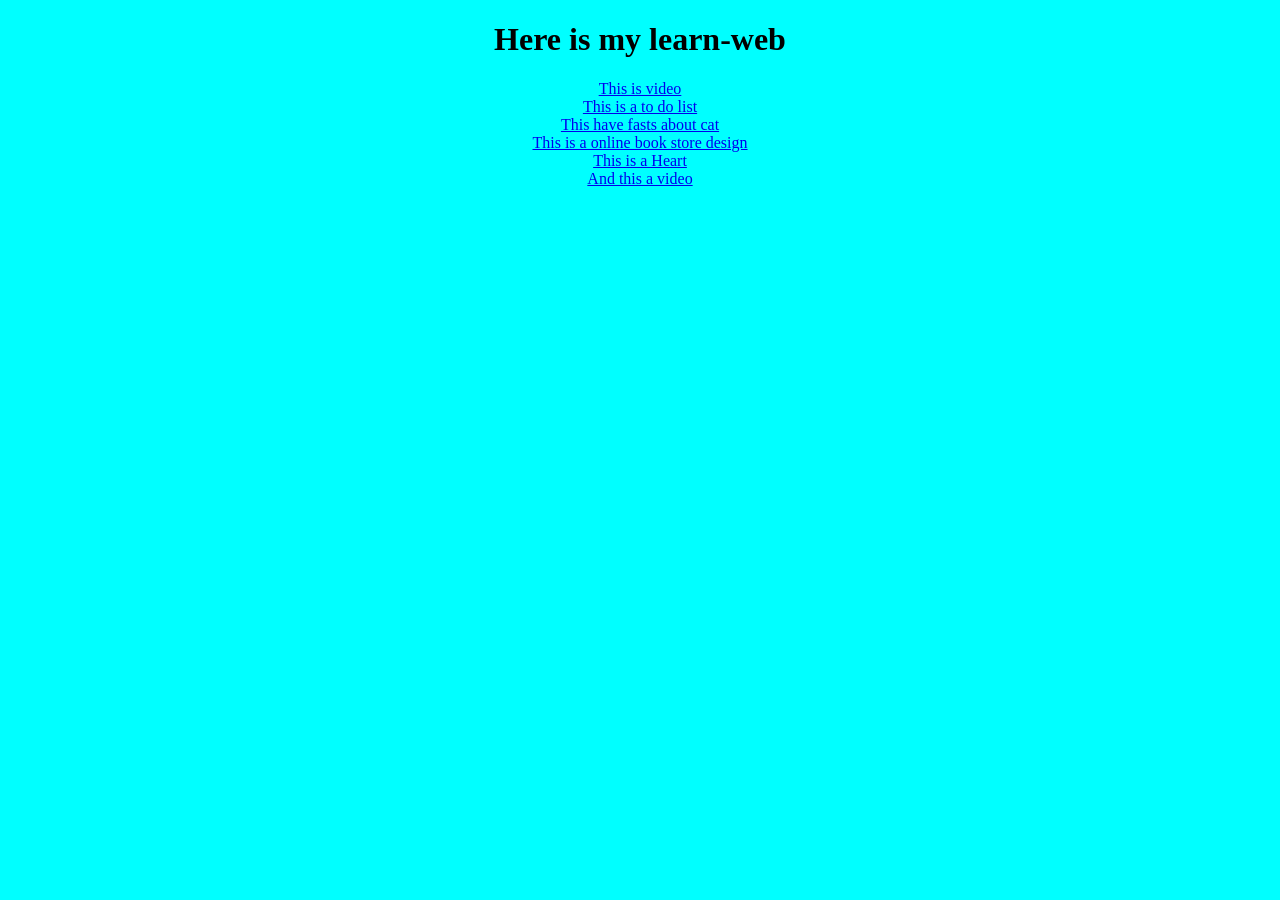
<file: index.html>
<!doctype html>
<html lang="en">
    <head>
        <title>My learn-web programming</title> 
        <link rel="stylesheet" href="./style.css">
    </head>
    <body>

    <h1>Here is my learn-web</h1>

    <class id="text">
        <a href=video.html>This is video</a>
    <br>
    <a href="index (1).html">This is a to do list</a>
    <br>
    <a href="cat_phone.html">This have fasts about cat</a>
    <br>
    <a href="book_html.html">This is a online book store design</a>
    <br>
    <a href="heart.html">This is a Heart</a>
    <br>
    <a href="audio.html">And this a video</a>

    </class>


  
    </body>
</html>
</file>
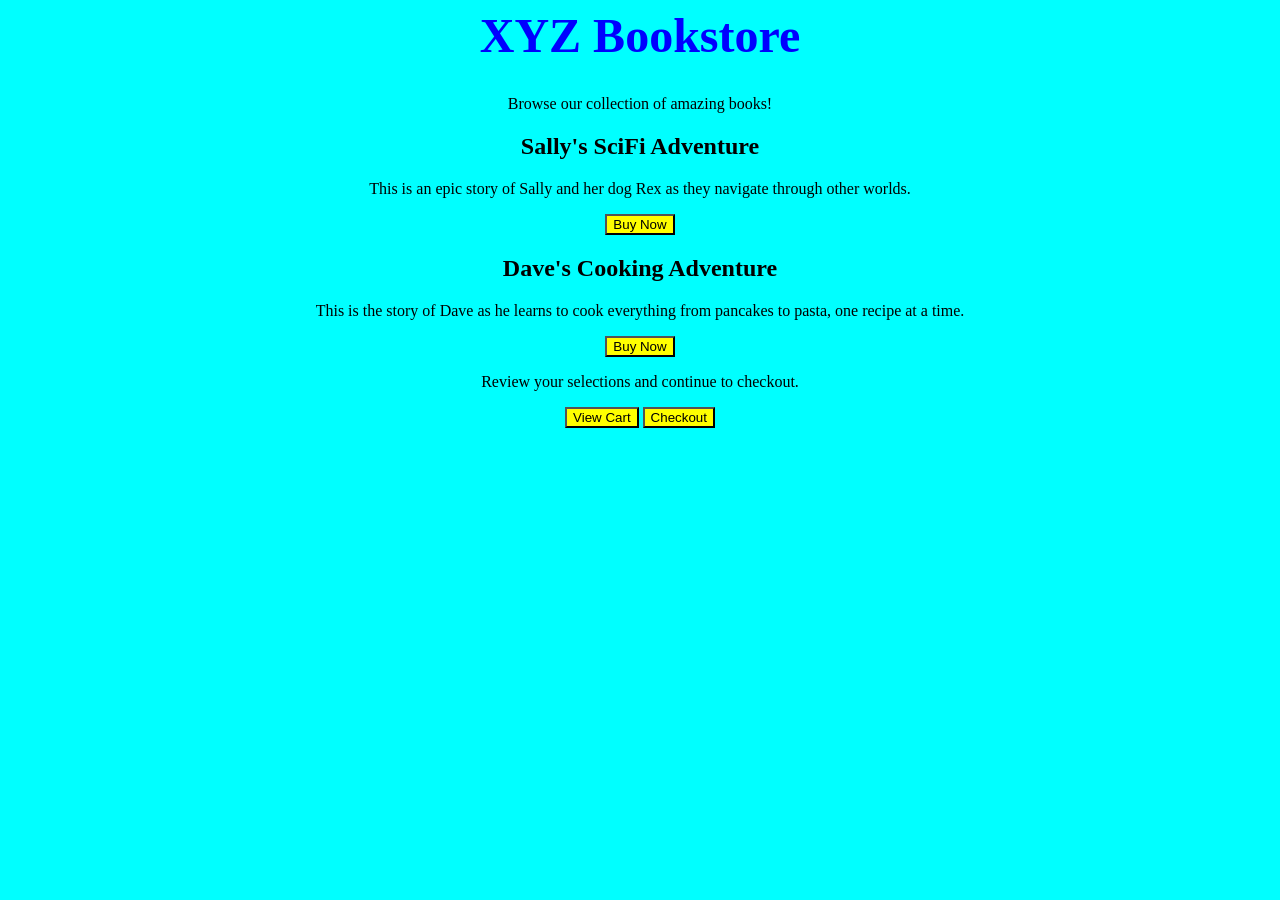
<file: book_html.html>
<html lang="en">
<head>
  <meta charset="UTF-8" />
  <title>XYZ Bookstore Page</title>
  <link rel="stylesheet" href="./style.css">
</head>

<body>
  <h1 id="title">XYZ Bookstore</h1>
  <p  class = "Browse">Browse our collection of amazing books!</p>
  
  <div class="card-container">
    <div class="card" id="sally-adventure-book">
      <h2>Sally's SciFi Adventure</h2>
      <p>This is an epic story of Sally and her dog Rex as they navigate through other worlds.</p>
      <button class="btn">Buy Now</button>
    </div>
    
    <div class="card" id="dave-cooking-book">
      <h2>Dave's Cooking Adventure</h2>
      <p>This is the story of Dave as he learns to cook everything from pancakes to pasta, one recipe at a time.</p>
      <button class="btn">Buy Now</button>
    </div>
  </div>
  
  <p class = "Browse">Review your selections and continue to checkout.</p>
  
  <div class="btn-container">
<button id = "view-cart-btn" class = "btn">View Cart</button>  
<button id = "checkout-btn" class = "btn">Checkout</button>   
  </div>
</body>

</html>
</file>
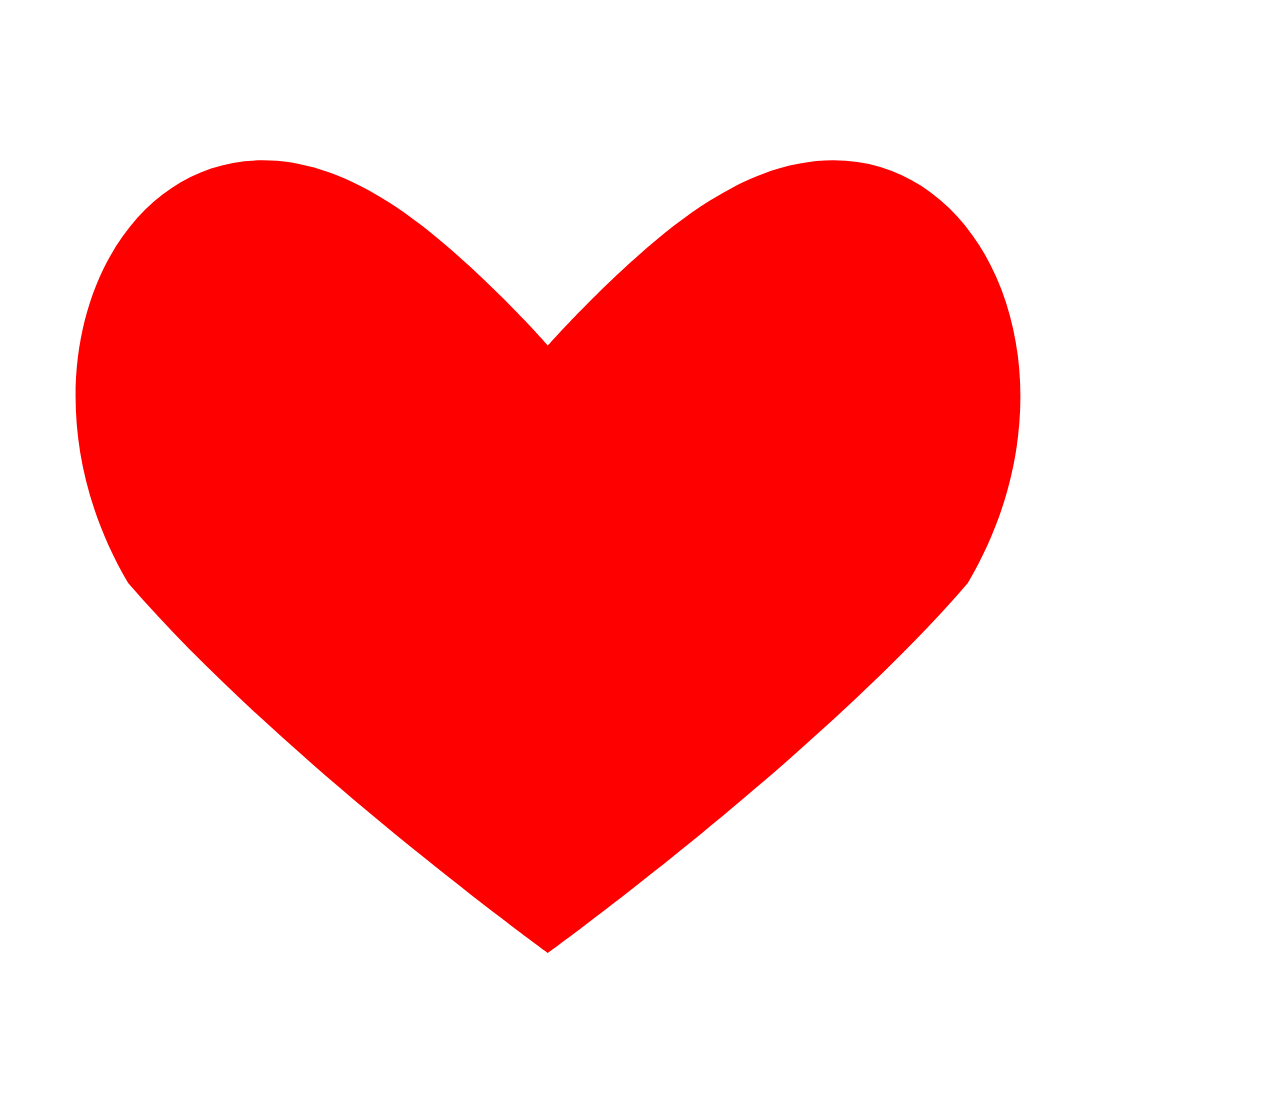
<file: heart.html>
<!doctype html>
<html lang="en">
  <head>
    <meta charset="UTF-8" />
    <title>Heart Icon</title>
  </head>
  <body>
    <svg width="1080" height="1080" viewBox="0 0 24 24" fill="red">
      <path
        d="M12 21s-6-4.35-9.33-8.22C-.5 7.39 3.24 1 8.4 4.28 10.08 5.32 12 7.5 12 7.5s1.92-2.18 3.6-3.22C20.76 1 24.5 7.39 21.33 12.78 18 16.65 12 21 12 21z"
      ></path>
    </svg>
  </body>
</html>
</file>
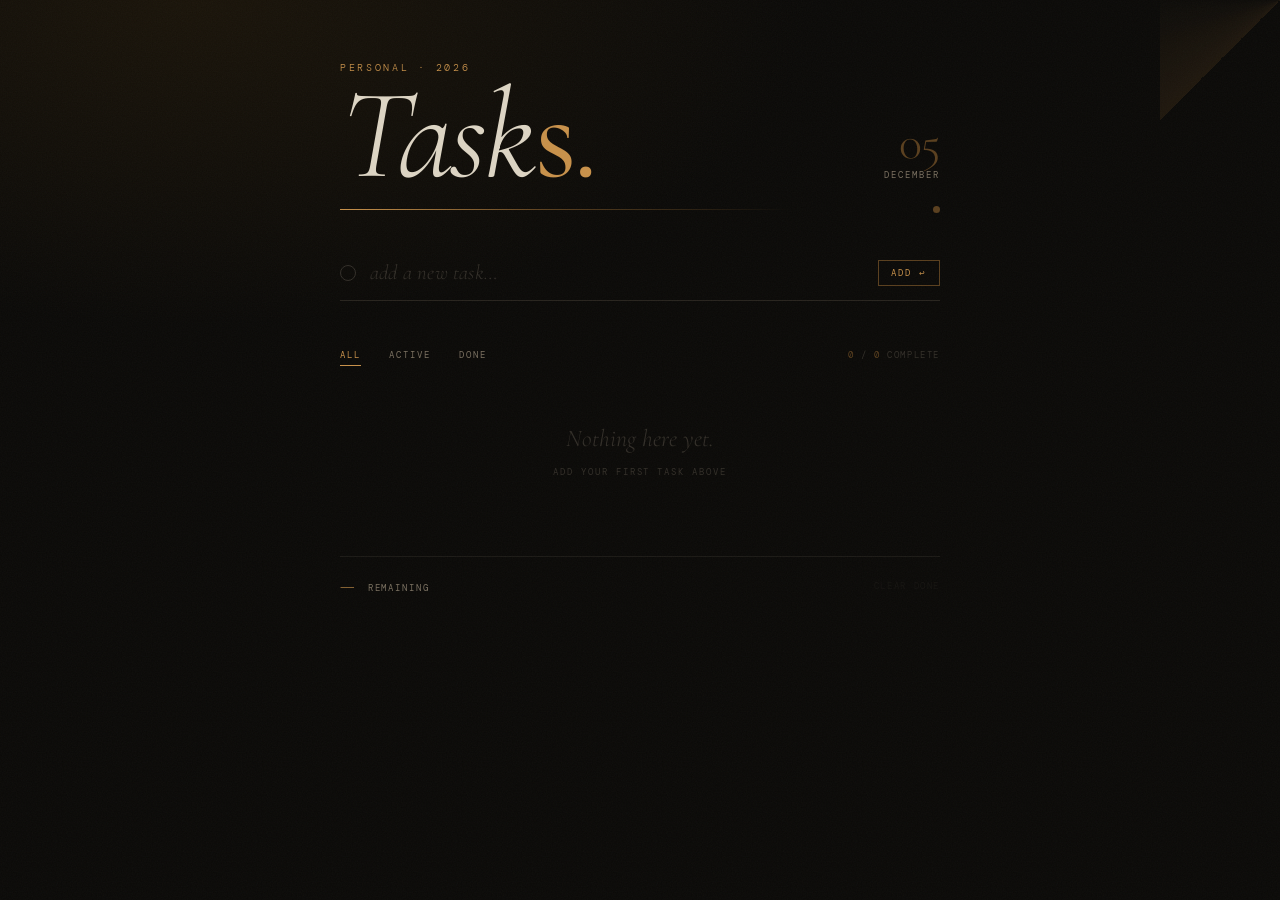
<file: index (1).html>
<!DOCTYPE html>
<html lang="en">
<head>
  <meta charset="UTF-8">
  <meta name="viewport" content="width=device-width, initial-scale=1.0">
  <title>Task List</title>
  <link rel="preconnect" href="https://fonts.googleapis.com">
  <link rel="preconnect" href="https://fonts.gstatic.com" crossorigin>
  <link href="https://fonts.googleapis.com/css2?family=Cormorant+Garamond:ital,wght@0,300;0,400;1,300;1,400&family=DM+Mono:ital,wght@0,300;0,400;1,300&display=swap" rel="stylesheet">
  <style>
    :root {
      --bg:           #0b0a08;
      --surface:      #111009;
      --text:         #ddd5c4;
      --text-mid:     #7a7060;
      --text-dim:     #322e28;
      --gold:         #c8914a;
      --gold-bright:  #e0ab68;
      --gold-dim:     #5a3f1e;
      --border:       #1c1a16;
      --border-mid:   #28241e;
      --crimson:      #7a2e2e;
      --ease:         cubic-bezier(0.4, 0, 0.2, 1);
    }

    *, *::before, *::after { box-sizing: border-box; margin: 0; padding: 0; }

    html { scroll-behavior: smooth; }

    body {
      background: var(--bg);
      background-image: radial-gradient(ellipse 80% 60% at 15% 0%, #1a140a 0%, transparent 60%);
      color: var(--text);
      font-family: 'DM Mono', monospace;
      min-height: 100vh;
      display: flex;
      justify-content: center;
      padding: 64px 24px 96px;
      position: relative;
      overflow-x: hidden;
    }

    /* Film grain overlay */
    body::before {
      content: '';
      position: fixed;
      inset: 0;
      background-image: url("data:image/svg+xml,%3Csvg xmlns='http://www.w3.org/2000/svg' width='200' height='200'%3E%3Cfilter id='g'%3E%3CfeTurbulence type='fractalNoise' baseFrequency='0.8' numOctaves='4' stitchTiles='stitch'/%3E%3C/filter%3E%3Crect width='200' height='200' filter='url(%23g)'/%3E%3C/svg%3E");
      opacity: 0.038;
      pointer-events: none;
      z-index: 9000;
    }

    /* Decorative corner mark */
    body::after {
      content: '';
      position: fixed;
      top: 0; right: 0;
      width: 120px; height: 120px;
      background: conic-gradient(from 225deg at 100% 0%, var(--gold-dim) 0deg, transparent 50deg);
      opacity: 0.25;
      pointer-events: none;
    }

    .app {
      width: 100%;
      max-width: 600px;
      position: relative;
    }

    /* ─── HEADER ─────────────────────────────────── */
    header {
      display: grid;
      grid-template-columns: 1fr auto;
      align-items: flex-end;
      gap: 16px;
      margin-bottom: 0;
      animation: riseUp 0.7s var(--ease) both;
    }

    .title-block { line-height: 0.85; }

    .title-label {
      display: block;
      font-family: 'DM Mono', monospace;
      font-size: 0.6rem;
      font-weight: 300;
      letter-spacing: 0.28em;
      text-transform: uppercase;
      color: var(--gold);
      margin-bottom: 10px;
    }

    .title-main {
      font-family: 'Cormorant Garamond', serif;
      font-weight: 300;
      font-style: italic;
      font-size: clamp(4.5rem, 13vw, 8rem);
      color: var(--text);
      letter-spacing: -0.03em;
    }

    .title-accent {
      color: var(--gold);
      font-style: normal;
      font-weight: 400;
    }

    .date-block {
      text-align: right;
      padding-bottom: 10px;
      animation: riseUp 0.7s 0.1s var(--ease) both;
    }

    .date-day {
      display: block;
      font-family: 'Cormorant Garamond', serif;
      font-weight: 300;
      font-size: 3rem;
      line-height: 1;
      color: var(--gold-dim);
      letter-spacing: -0.02em;
    }

    .date-month {
      display: block;
      font-size: 0.58rem;
      letter-spacing: 0.22em;
      text-transform: uppercase;
      color: var(--text-mid);
      margin-top: 2px;
    }

    /* ─── DIVIDER ────────────────────────────────── */
    .divider {
      height: 1px;
      margin: 18px 0 36px;
      background: linear-gradient(90deg, var(--gold) 0%, var(--gold-dim) 35%, transparent 75%);
      position: relative;
      animation: riseUp 0.7s 0.15s var(--ease) both;
    }

    .divider::after {
      content: '';
      position: absolute;
      right: 0; top: -3px;
      width: 7px; height: 7px;
      border-radius: 50%;
      background: var(--gold-dim);
    }

    /* ─── INPUT ──────────────────────────────────── */
    .input-section {
      margin-bottom: 44px;
      animation: riseUp 0.7s 0.2s var(--ease) both;
    }

    .input-row {
      display: flex;
      align-items: center;
      gap: 14px;
      padding: 14px 0 14px;
      border-bottom: 1px solid var(--border-mid);
      position: relative;
    }

    .input-row::after {
      content: '';
      position: absolute;
      bottom: -1px; left: 0;
      height: 1px; width: 0;
      background: var(--gold);
      transition: width 0.45s var(--ease);
    }

    .input-row:focus-within::after { width: 100%; }

    .input-ring {
      width: 16px; height: 16px;
      border-radius: 50%;
      border: 1.5px solid var(--text-dim);
      flex-shrink: 0;
      transition: border-color 0.3s;
      position: relative;
    }

    .input-row:focus-within .input-ring {
      border-color: var(--gold);
      box-shadow: 0 0 0 3px rgba(200, 145, 74, 0.12);
    }

    #new-todo {
      flex: 1;
      background: transparent;
      border: none;
      outline: none;
      font-family: 'Cormorant Garamond', serif;
      font-size: 1.3rem;
      font-weight: 300;
      font-style: italic;
      color: var(--text);
      letter-spacing: 0.01em;
      caret-color: var(--gold);
    }

    #new-todo::placeholder {
      color: var(--text-dim);
      font-style: italic;
    }

    .btn-add {
      background: transparent;
      border: 1px solid var(--gold-dim);
      color: var(--gold);
      font-family: 'DM Mono', monospace;
      font-size: 0.58rem;
      font-weight: 400;
      letter-spacing: 0.22em;
      text-transform: uppercase;
      padding: 6px 12px;
      cursor: pointer;
      transition: background 0.25s, color 0.25s, border-color 0.25s, transform 0.15s;
      white-space: nowrap;
    }

    .btn-add:hover {
      background: var(--gold);
      color: var(--bg);
      border-color: var(--gold);
    }

    .btn-add:active { transform: scale(0.94); }

    /* ─── FILTERS ────────────────────────────────── */
    .filter-row {
      display: flex;
      align-items: center;
      gap: 0;
      margin-bottom: 6px;
      animation: riseUp 0.7s 0.25s var(--ease) both;
    }

    .filter-btn {
      background: none;
      border: none;
      color: var(--text-mid);
      font-family: 'DM Mono', monospace;
      font-size: 0.58rem;
      letter-spacing: 0.22em;
      text-transform: uppercase;
      cursor: pointer;
      padding: 4px 0;
      margin-right: 28px;
      border-bottom: 1px solid transparent;
      transition: color 0.2s, border-color 0.2s;
    }

    .filter-btn.active {
      color: var(--gold);
      border-bottom-color: var(--gold);
    }

    .filter-btn:not(.active):hover { color: var(--text); }

    .filter-count {
      margin-left: auto;
      font-size: 0.55rem;
      letter-spacing: 0.18em;
      color: var(--text-dim);
      text-transform: uppercase;
    }

    .filter-count em {
      font-style: normal;
      color: var(--gold-dim);
    }

    /* ─── TASK LIST ──────────────────────────────── */
    .todo-list {
      animation: riseUp 0.7s 0.3s var(--ease) both;
    }

    .todo-item {
      display: flex;
      align-items: center;
      gap: 16px;
      padding: 17px 0;
      border-bottom: 1px solid var(--border);
      position: relative;
      animation: itemIn 0.3s var(--ease) both;
    }

    @keyframes itemIn {
      from { opacity: 0; transform: translateY(-10px); }
      to   { opacity: 1; transform: translateY(0); }
    }

    /* Checkbox */
    .checkbox {
      width: 18px; height: 18px;
      border-radius: 50%;
      border: 1.5px solid var(--border-mid);
      flex-shrink: 0;
      cursor: pointer;
      display: flex;
      align-items: center;
      justify-content: center;
      transition: border-color 0.25s, background 0.25s, box-shadow 0.25s;
      position: relative;
    }

    .checkbox:hover {
      border-color: var(--gold);
      box-shadow: 0 0 0 3px rgba(200, 145, 74, 0.1);
    }

    .todo-item.completed .checkbox {
      background: var(--gold);
      border-color: var(--gold);
      box-shadow: 0 0 12px rgba(200, 145, 74, 0.2);
    }

    .checkbox-svg {
      width: 8px; height: 8px;
      stroke: var(--bg);
      fill: none;
      stroke-width: 2;
      stroke-linecap: round;
      stroke-linejoin: round;
      opacity: 0;
      transform: scale(0) rotate(-20deg);
      transition: opacity 0.2s 0.05s, transform 0.2s 0.05s var(--ease);
    }

    .todo-item.completed .checkbox-svg {
      opacity: 1;
      transform: scale(1) rotate(0deg);
    }

    /* Text + animated strikethrough */
    .text-wrap {
      flex: 1;
      position: relative;
      min-width: 0;
    }

    .todo-text {
      display: block;
      font-family: 'DM Mono', monospace;
      font-size: 0.82rem;
      font-weight: 400;
      letter-spacing: 0.04em;
      color: var(--text);
      outline: none;
      transition: color 0.35s;
      word-break: break-word;
      cursor: text;
    }

    .todo-text[contenteditable="true"] {
      color: var(--gold-bright);
      caret-color: var(--gold-bright);
    }

    /* Animated strikethrough line */
    .text-wrap::after {
      content: '';
      position: absolute;
      left: 0;
      top: calc(50% + 1px);
      height: 1px;
      width: 0;
      background: var(--text-mid);
      transition: width 0.45s var(--ease);
      pointer-events: none;
    }

    .todo-item.completed .text-wrap::after { width: 100%; }
    .todo-item.completed .todo-text { color: var(--text-mid); }

    /* Delete button — hidden until hover */
    .btn-delete {
      background: none;
      border: none;
      font-family: 'DM Mono', monospace;
      font-size: 0.6rem;
      letter-spacing: 0.12em;
      color: transparent;
      cursor: pointer;
      padding: 4px 2px;
      flex-shrink: 0;
      transition: color 0.2s;
      line-height: 1;
    }

    .todo-item:hover .btn-delete { color: var(--text-dim); }
    .btn-delete:hover { color: var(--crimson) !important; }

    /* ─── EMPTY STATE ────────────────────────────── */
    .empty {
      padding: 52px 0 48px;
      text-align: center;
    }

    .empty-line {
      font-family: 'Cormorant Garamond', serif;
      font-style: italic;
      font-weight: 300;
      font-size: 1.5rem;
      color: var(--text-dim);
      display: block;
      margin-bottom: 6px;
    }

    .empty-sub {
      font-size: 0.55rem;
      letter-spacing: 0.22em;
      text-transform: uppercase;
      color: var(--text-dim);
    }

    /* ─── FOOTER ─────────────────────────────────── */
    .footer {
      display: flex;
      justify-content: space-between;
      align-items: center;
      margin-top: 28px;
      padding-top: 20px;
      border-top: 1px solid var(--border);
      animation: riseUp 0.7s 0.35s var(--ease) both;
    }

    .count {
      font-size: 0.58rem;
      letter-spacing: 0.2em;
      text-transform: uppercase;
      color: var(--text-mid);
    }

    .count-num {
      font-family: 'Cormorant Garamond', serif;
      font-size: 1.1rem;
      font-weight: 300;
      color: var(--gold);
      font-style: normal;
      vertical-align: baseline;
      margin-right: 4px;
      line-height: 1;
    }

    .btn-clear {
      background: none;
      border: none;
      font-family: 'DM Mono', monospace;
      font-size: 0.56rem;
      letter-spacing: 0.18em;
      text-transform: uppercase;
      color: var(--text-dim);
      cursor: pointer;
      transition: color 0.2s;
      padding: 0;
    }

    .btn-clear:not(:disabled):hover { color: var(--crimson); }
    .btn-clear:disabled { opacity: 0.25; cursor: default; }

    /* ─── ANIMATIONS ─────────────────────────────── */
    @keyframes riseUp {
      from { opacity: 0; transform: translateY(18px); }
      to   { opacity: 1; transform: translateY(0); }
    }
  </style>
</head>
<body>
  <div class="app">
    <header>
      <div class="title-block">
        <span class="title-label">Personal · <span id="year-label"></span></span>
        <span class="title-main">Task<span class="title-accent">s.</span></span>
      </div>
      <div class="date-block">
        <span class="date-day" id="day-num"></span>
        <span class="date-month" id="month-label"></span>
      </div>
    </header>

    <div class="divider"></div>

    <div class="input-section">
      <div class="input-row">
        <div class="input-ring"></div>
        <input id="new-todo" type="text" placeholder="add a new task…" maxlength="200" autocomplete="off" spellcheck="false">
        <button class="btn-add" id="add-btn">Add ↩</button>
      </div>
    </div>

    <div class="filter-row">
      <button class="filter-btn active" data-filter="all">All</button>
      <button class="filter-btn" data-filter="active">Active</button>
      <button class="filter-btn" data-filter="completed">Done</button>
      <span class="filter-count"><em id="done-count">0</em> / <em id="total-count">0</em> complete</span>
    </div>

    <div class="todo-list" id="todo-list"></div>

    <div class="footer">
      <span class="count">
        <span class="count-num" id="active-num">—</span>
        <span id="count-label">remaining</span>
      </span>
      <button class="btn-clear" id="clear-btn" disabled>Clear done</button>
    </div>
  </div>

  <script>
    // Live date
    const now = new Date();
    document.getElementById('year-label').textContent = now.getFullYear();
    document.getElementById('day-num').textContent = String(now.getDate()).padStart(2, '0');
    document.getElementById('month-label').textContent =
      now.toLocaleDateString('en-US', { month: 'long' }).toUpperCase();

    // State
    let todos  = JSON.parse(localStorage.getItem('todos') || '[]');
    let filter = 'all';

    const listEl    = document.getElementById('todo-list');
    const inputEl   = document.getElementById('new-todo');
    const addBtn    = document.getElementById('add-btn');
    const clearBtn  = document.getElementById('clear-btn');
    const activeNum = document.getElementById('active-num');
    const countLbl  = document.getElementById('count-label');
    const doneCount = document.getElementById('done-count');
    const totalCount= document.getElementById('total-count');

    const save = () => localStorage.setItem('todos', JSON.stringify(todos));

    const esc = s => s
      .replace(/&/g, '&amp;').replace(/</g, '&lt;')
      .replace(/>/g, '&gt;').replace(/"/g, '&quot;');

    function render() {
      const visible = todos.filter(t =>
        filter === 'all'      ? true :
        filter === 'active'   ? !t.done :
        t.done
      );

      listEl.innerHTML = '';

      if (visible.length === 0) {
        const msgs = {
          all:       ['Nothing here yet.',      'add your first task above'],
          active:    ['All caught up.',          'nothing left to do'],
          completed: ['Nothing done yet.',       'complete a task to see it here'],
        };
        const [head, sub] = msgs[filter];
        listEl.innerHTML = `
          <div class="empty">
            <span class="empty-line">${head}</span>
            <span class="empty-sub">${sub}</span>
          </div>`;
      } else {
        visible.forEach((todo, i) => {
          const item = document.createElement('div');
          item.className = 'todo-item' + (todo.done ? ' completed' : '');
          item.dataset.id = todo.id;
          item.style.animationDelay = `${i * 30}ms`;

          item.innerHTML = `
            <div class="checkbox" title="Toggle">
              <svg class="checkbox-svg" viewBox="0 0 8 8">
                <polyline points="1.5,4 3,5.5 6.5,2"/>
              </svg>
            </div>
            <div class="text-wrap">
              <span class="todo-text" title="Double-click to edit">${esc(todo.text)}</span>
            </div>
            <button class="btn-delete" title="Delete">✕</button>
          `;

          item.querySelector('.checkbox').addEventListener('click', () => toggle(todo.id));
          item.querySelector('.todo-text').addEventListener('dblclick', e => startEdit(e.target, todo.id));
          item.querySelector('.btn-delete').addEventListener('click', () => remove(todo.id));

          listEl.appendChild(item);
        });
      }

      // Stats
      const active = todos.filter(t => !t.done).length;
      const done   = todos.filter(t => t.done).length;
      activeNum.textContent = active || '—';
      countLbl.textContent  = active === 1 ? 'remaining' : 'remaining';
      doneCount.textContent = done;
      totalCount.textContent = todos.length;
      clearBtn.disabled = !done;
    }

    function addTodo() {
      const text = inputEl.value.trim();
      if (!text) { inputEl.focus(); return; }
      todos.unshift({ id: Date.now(), text, done: false });
      inputEl.value = '';
      save();
      render();
    }

    function toggle(id) {
      const t = todos.find(t => t.id === id);
      if (t) { t.done = !t.done; save(); render(); }
    }

    function remove(id) {
      todos = todos.filter(t => t.id !== id);
      save();
      render();
    }

    function startEdit(span, id) {
      span.contentEditable = 'true';
      span.focus();
      const sel = window.getSelection();
      const range = document.createRange();
      range.selectNodeContents(span);
      sel.removeAllRanges();
      sel.addRange(range);

      const finish = () => {
        span.contentEditable = 'false';
        const text = span.textContent.trim();
        const t = todos.find(t => t.id === id);
        if (t && text) { t.text = text; save(); }
        else render();
      };

      span.addEventListener('blur', finish, { once: true });
      span.addEventListener('keydown', e => {
        if (e.key === 'Enter')  { e.preventDefault(); span.blur(); }
        if (e.key === 'Escape') {
          const t = todos.find(t => t.id === id);
          if (t) span.textContent = t.text;
          span.blur();
        }
      });
    }

    addBtn.addEventListener('click', addTodo);
    inputEl.addEventListener('keydown', e => { if (e.key === 'Enter') addTodo(); });

    document.querySelectorAll('.filter-btn').forEach(btn => {
      btn.addEventListener('click', () => {
        filter = btn.dataset.filter;
        document.querySelectorAll('.filter-btn').forEach(b => b.classList.remove('active'));
        btn.classList.add('active');
        render();
      });
    });

    clearBtn.addEventListener('click', () => {
      todos = todos.filter(t => !t.done);
      save();
      render();
    });

    render();
  </script>
</body>
</html>
</file>
<file: style.css>
#title{
    color:blue;
    font-size: xxx-large;
}
.btn{
    background-color:yellow;
}    
body{
    text-align: center;
    background-color: cyan;
}
</file>
